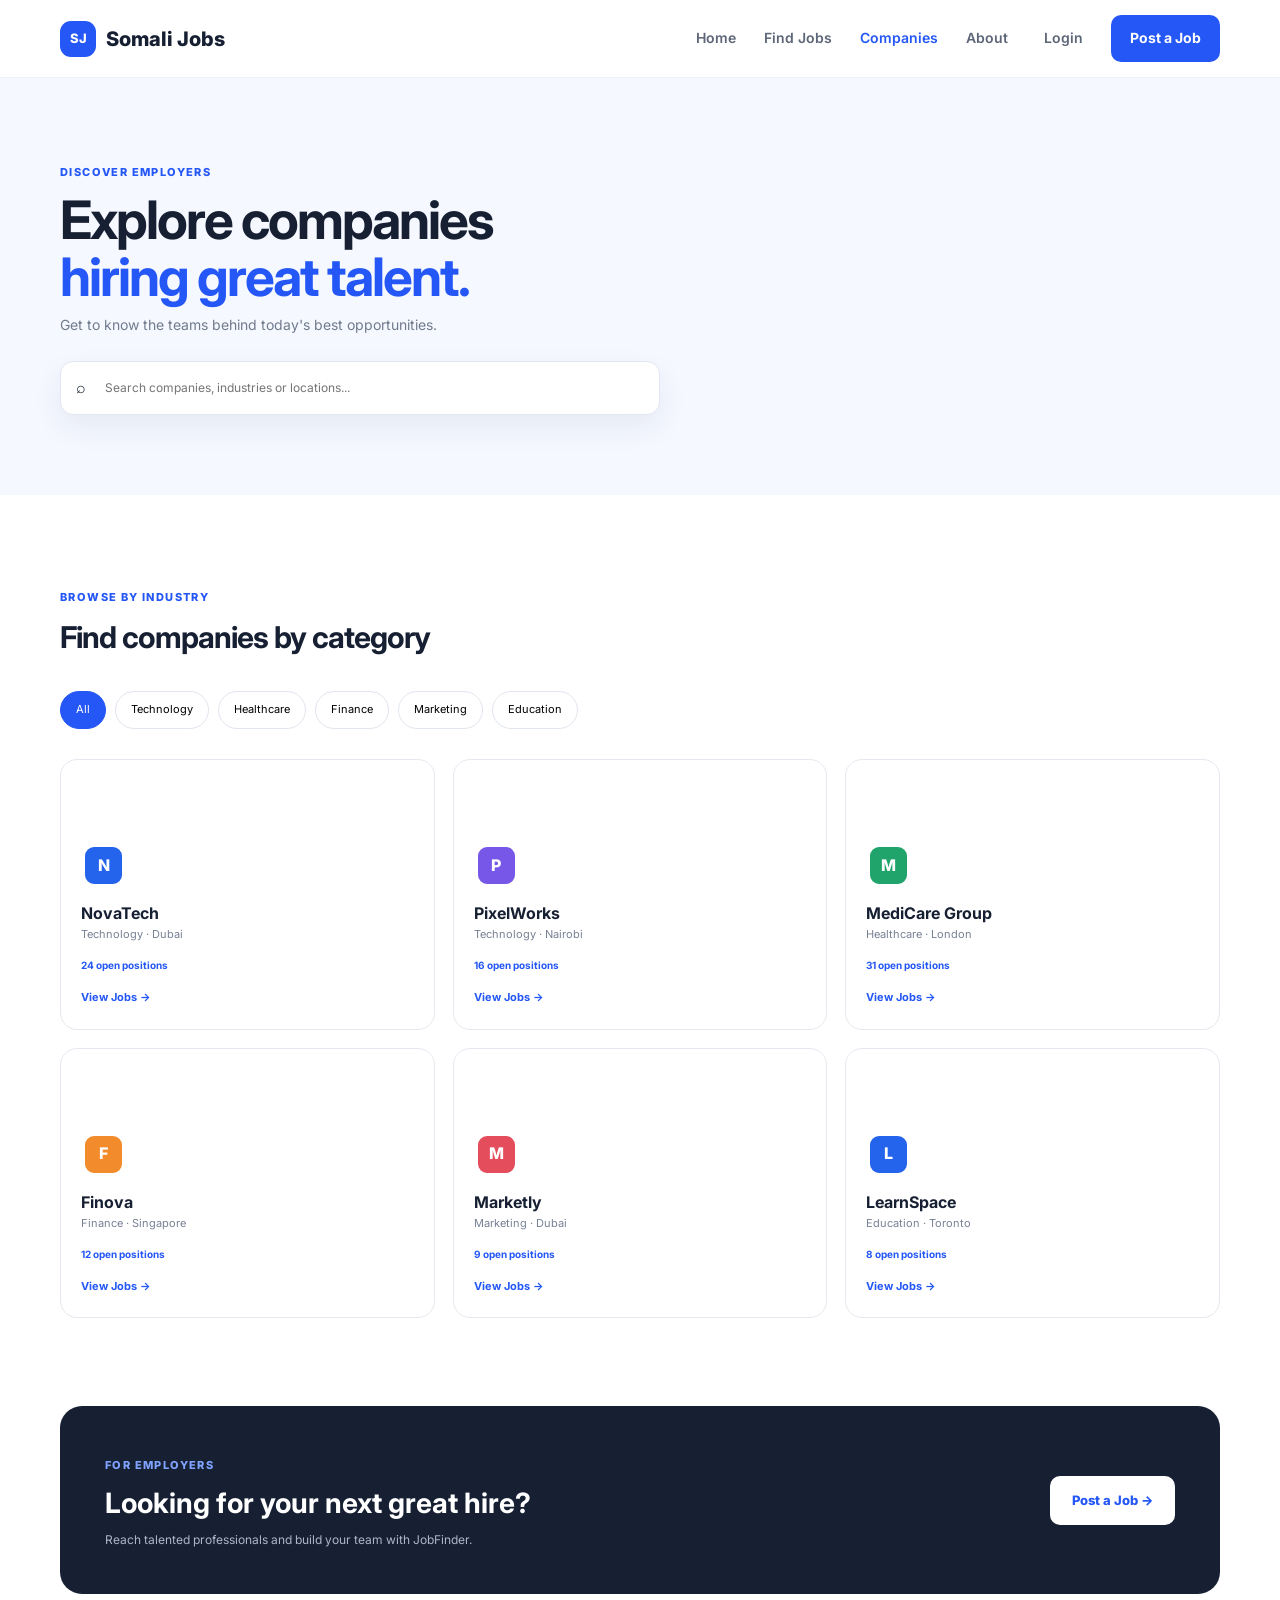
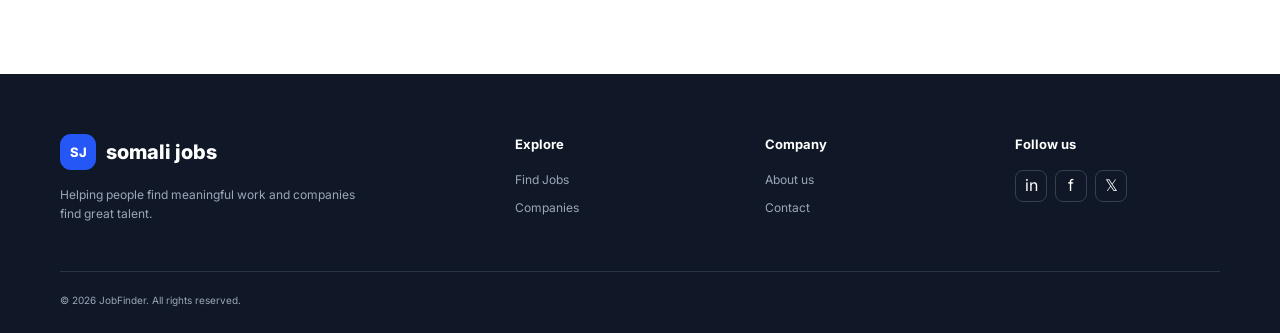
<file: companies.html>
<!DOCTYPE html>
<html lang="en">
<head><meta charset="UTF-8"><meta name="viewport" content="width=device-width, initial-scale=1.0"><title>Companies | JobFinder</title><link rel="preconnect" href="https://fonts.googleapis.com"><link rel="preconnect" href="https://fonts.gstatic.com" crossorigin><link href="https://fonts.googleapis.com/css2?family=Inter:wght@400;500;600;700;800&display=swap" rel="stylesheet"><link rel="stylesheet" href="css/style.css"></head>
<body>
<header class="header"><div class="container nav"><a class="logo" href="index.html"><span>SJ</span> Somali Jobs</a><button class="menu-btn" id="menuBtn">☰</button><nav id="navMenu"><a href="index.html">Home</a><a href="jobs.html">Find Jobs</a><a class="active" href="companies.html">Companies</a><a href="index.html#about">About</a><a class="login" href="#">Login</a><a class="post-btn" href="#">Post a Job</a></nav></div></header>
<main>
<section class="companies-hero"><div class="container"><span class="label">DISCOVER EMPLOYERS</span><h1>Explore companies<br><span>hiring great talent.</span></h1><p>Get to know the teams behind today's best opportunities.</p><div class="company-search"><span>⌕</span><input id="companySearch" placeholder="Search companies, industries or locations..."></div></div></section>
<section class="section"><div class="container"><div class="section-head"><div><span class="label">BROWSE BY INDUSTRY</span><h2>Find companies by category</h2></div></div><div class="pills" id="companyPills"><button class="pill active" data-category="">All</button><button class="pill" data-category="Technology">Technology</button><button class="pill" data-category="Healthcare">Healthcare</button><button class="pill" data-category="Finance">Finance</button><button class="pill" data-category="Marketing">Marketing</button><button class="pill" data-category="Education">Education</button></div><div class="companies-grid" id="companiesGrid">
<div class="company-card" data-category="Technology" data-search="novatech technology dubai"><div class="company-banner tech"></div><div class="company-logo blue">N</div><h3>NovaTech</h3><p>Technology · Dubai</p><span>24 open positions</span><a href="jobs.html?search=NovaTech">View Jobs →</a></div>
<div class="company-card" data-category="Technology" data-search="pixelworks technology nairobi"><div class="company-banner creative"></div><div class="company-logo purple">P</div><h3>PixelWorks</h3><p>Technology · Nairobi</p><span>16 open positions</span><a href="jobs.html?search=PixelWorks">View Jobs →</a></div>
<div class="company-card" data-category="Healthcare" data-search="medicare healthcare london"><div class="company-banner health"></div><div class="company-logo green">M</div><h3>MediCare Group</h3><p>Healthcare · London</p><span>31 open positions</span><a href="jobs.html?search=MediCare">View Jobs →</a></div>
<div class="company-card" data-category="Finance" data-search="finova finance singapore"><div class="company-banner finance"></div><div class="company-logo orange">F</div><h3>Finova</h3><p>Finance · Singapore</p><span>12 open positions</span><a href="jobs.html?search=Finova">View Jobs →</a></div>
<div class="company-card" data-category="Marketing" data-search="marketly marketing dubai"><div class="company-banner marketing"></div><div class="company-logo red">M</div><h3>Marketly</h3><p>Marketing · Dubai</p><span>9 open positions</span><a href="jobs.html?search=Marketly">View Jobs →</a></div>
<div class="company-card" data-category="Education" data-search="learnspace education toronto"><div class="company-banner education"></div><div class="company-logo blue">L</div><h3>LearnSpace</h3><p>Education · Toronto</p><span>8 open positions</span><a href="jobs.html?search=LearnSpace">View Jobs →</a></div>
</div></div></section>
<section class="container employer"><div><span class="label">FOR EMPLOYERS</span><h2>Looking for your next great hire?</h2><p>Reach talented professionals and build your team with JobFinder.</p></div><a class="white-btn" href="#">Post a Job →</a></section>
</main>
<footer class="footer"><div class="container footer-grid"><div><a class="logo light-logo" href="index.html"><span>SJ</span> somali jobs</a><p>Helping people find meaningful work and companies find great talent.</p></div><div><h4>Explore</h4><a href="jobs.html">Find Jobs</a><a href="companies.html">Companies</a></div><div><h4>Company</h4><a href="index.html#about">About us</a><a href="#">Contact</a></div><div><h4>Follow us</h4><div class="socials"><a href="#">in</a><a href="#">f</a><a href="#">𝕏</a></div></div></div><div class="container copyright">© 2026 JobFinder. All rights reserved.</div></footer>
<script src="js/script.js"></script></body></html>
</file>
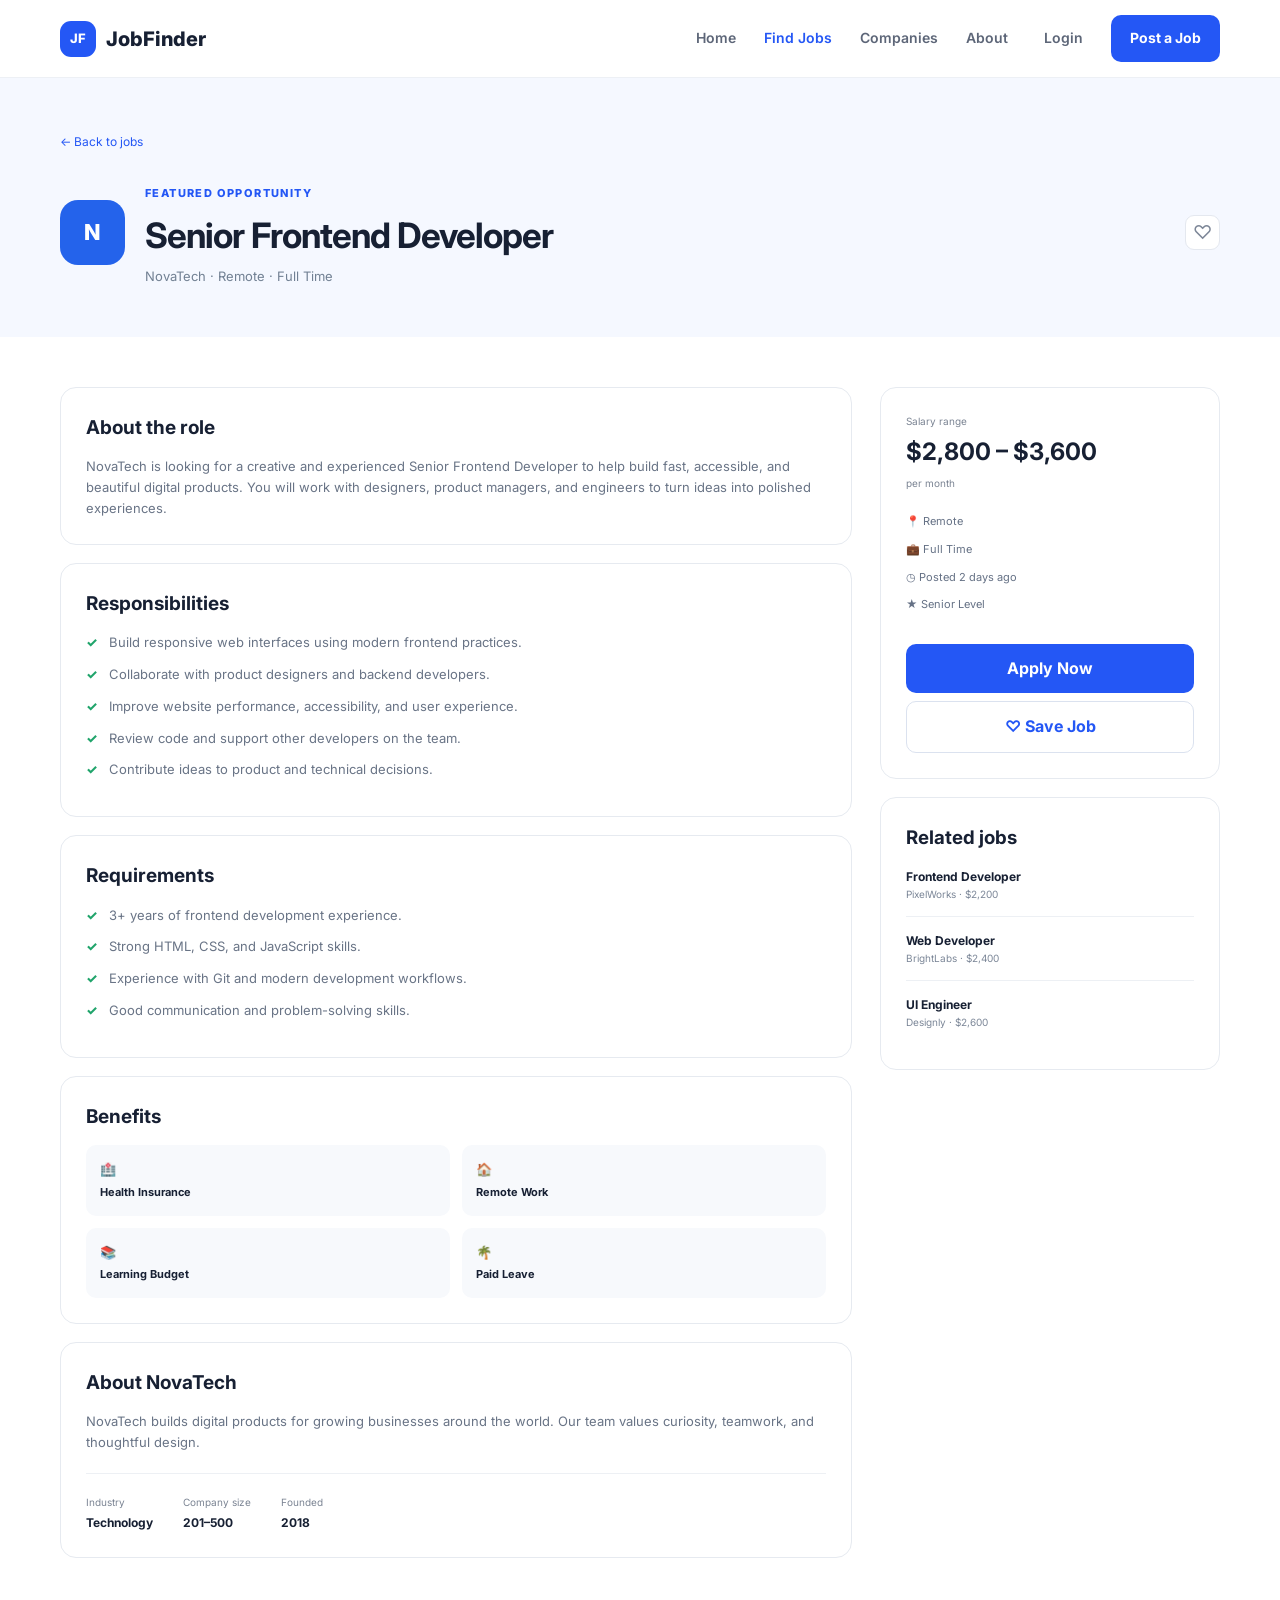
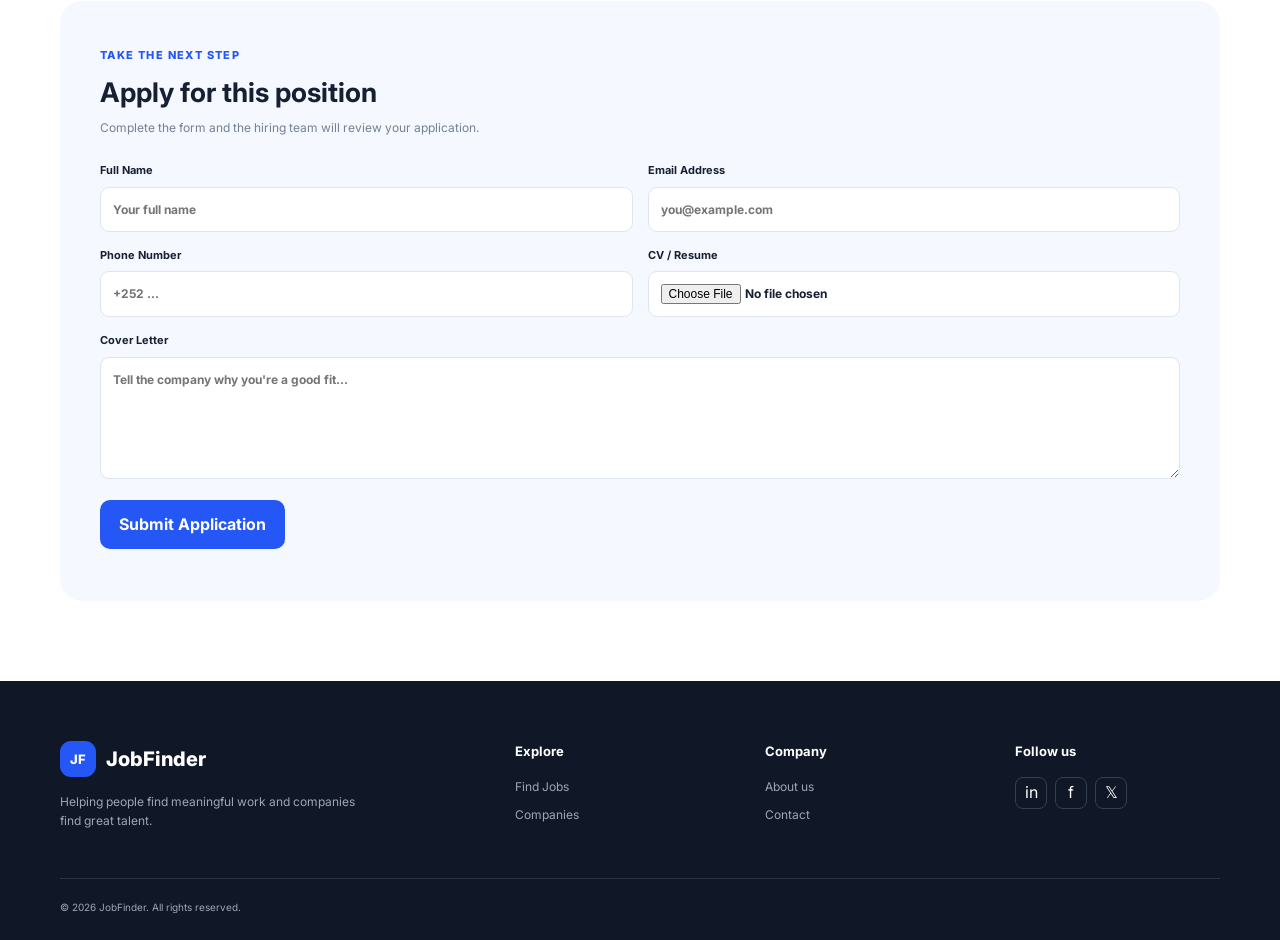
<file: job-details.html>
<!DOCTYPE html>
<html lang="en">
<head><meta charset="UTF-8"><meta name="viewport" content="width=device-width, initial-scale=1.0"><title>Job Details | JobFinder</title><link rel="preconnect" href="https://fonts.googleapis.com"><link rel="preconnect" href="https://fonts.gstatic.com" crossorigin><link href="https://fonts.googleapis.com/css2?family=Inter:wght@400;500;600;700;800&display=swap" rel="stylesheet"><link rel="stylesheet" href="css/style.css"></head>
<body>
<header class="header"><div class="container nav"><a class="logo" href="index.html"><span>JF</span> JobFinder</a><button class="menu-btn" id="menuBtn">☰</button><nav id="navMenu"><a href="index.html">Home</a><a class="active" href="jobs.html">Find Jobs</a><a href="companies.html">Companies</a><a href="index.html#about">About</a><a class="login" href="#">Login</a><a class="post-btn" href="#">Post a Job</a></nav></div></header>
<main>
<section class="details-hero"><div class="container"><a class="back" href="jobs.html">← Back to jobs</a><div class="details-title"><div class="company-logo blue large">N</div><div><span class="label">FEATURED OPPORTUNITY</span><h1>Senior Frontend Developer</h1><p>NovaTech · Remote · Full Time</p></div><button class="save big-save">♡</button></div></div></section>
<section class="container detail-layout"><article class="detail-main"><div class="detail-card"><h2>About the role</h2><p>NovaTech is looking for a creative and experienced Senior Frontend Developer to help build fast, accessible, and beautiful digital products. You will work with designers, product managers, and engineers to turn ideas into polished experiences.</p></div><div class="detail-card"><h2>Responsibilities</h2><ul class="check-list"><li>Build responsive web interfaces using modern frontend practices.</li><li>Collaborate with product designers and backend developers.</li><li>Improve website performance, accessibility, and user experience.</li><li>Review code and support other developers on the team.</li><li>Contribute ideas to product and technical decisions.</li></ul></div><div class="detail-card"><h2>Requirements</h2><ul class="check-list"><li>3+ years of frontend development experience.</li><li>Strong HTML, CSS, and JavaScript skills.</li><li>Experience with Git and modern development workflows.</li><li>Good communication and problem-solving skills.</li></ul></div><div class="detail-card"><h2>Benefits</h2><div class="benefits"><div>🏥<b>Health Insurance</b></div><div>🏠<b>Remote Work</b></div><div>📚<b>Learning Budget</b></div><div>🌴<b>Paid Leave</b></div></div></div><div class="detail-card"><h2>About NovaTech</h2><p>NovaTech builds digital products for growing businesses around the world. Our team values curiosity, teamwork, and thoughtful design.</p><div class="company-facts"><span>Industry <b>Technology</b></span><span>Company size <b>201–500</b></span><span>Founded <b>2018</b></span></div></div></article>
<aside class="apply-side"><div class="apply-card"><div class="salary"><small>Salary range</small><strong>$2,800 – $3,600</strong><span>per month</span></div><div class="apply-info"><span>📍 Remote</span><span>💼 Full Time</span><span>◷ Posted 2 days ago</span><span>★ Senior Level</span></div><button id="applyBtn" class="primary-btn full">Apply Now</button><button class="outline-btn full" id="saveDetail">♡ Save Job</button></div><div class="apply-card"><h3>Related jobs</h3><a class="related" href="#"><b>Frontend Developer</b><span>PixelWorks · $2,200</span></a><a class="related" href="#"><b>Web Developer</b><span>BrightLabs · $2,400</span></a><a class="related" href="#"><b>UI Engineer</b><span>Designly · $2,600</span></a></div></aside></section>
<section class="container application" id="application"><div class="application-inner"><div><span class="label">TAKE THE NEXT STEP</span><h2>Apply for this position</h2><p>Complete the form and the hiring team will review your application.</p></div><form id="applyForm"><div class="form-grid"><label>Full Name<input required type="text" placeholder="Your full name"></label><label>Email Address<input required type="email" placeholder="you@example.com"></label><label>Phone Number<input required type="tel" placeholder="+252 ..."></label><label>CV / Resume<input required type="file" accept=".pdf,.doc,.docx"></label></div><label>Cover Letter<textarea required rows="5" placeholder="Tell the company why you're a good fit..."></textarea></label><button class="primary-btn" type="submit">Submit Application</button><p id="formMessage" class="form-message"></p></form></div></section>
</main>
<footer class="footer"><div class="container footer-grid"><div><a class="logo light-logo" href="index.html"><span>JF</span> JobFinder</a><p>Helping people find meaningful work and companies find great talent.</p></div><div><h4>Explore</h4><a href="jobs.html">Find Jobs</a><a href="companies.html">Companies</a></div><div><h4>Company</h4><a href="index.html#about">About us</a><a href="#">Contact</a></div><div><h4>Follow us</h4><div class="socials"><a href="#">in</a><a href="#">f</a><a href="#">𝕏</a></div></div></div><div class="container copyright">© 2026 JobFinder. All rights reserved.</div></footer>
<script src="js/script.js"></script></body></html>
</file>
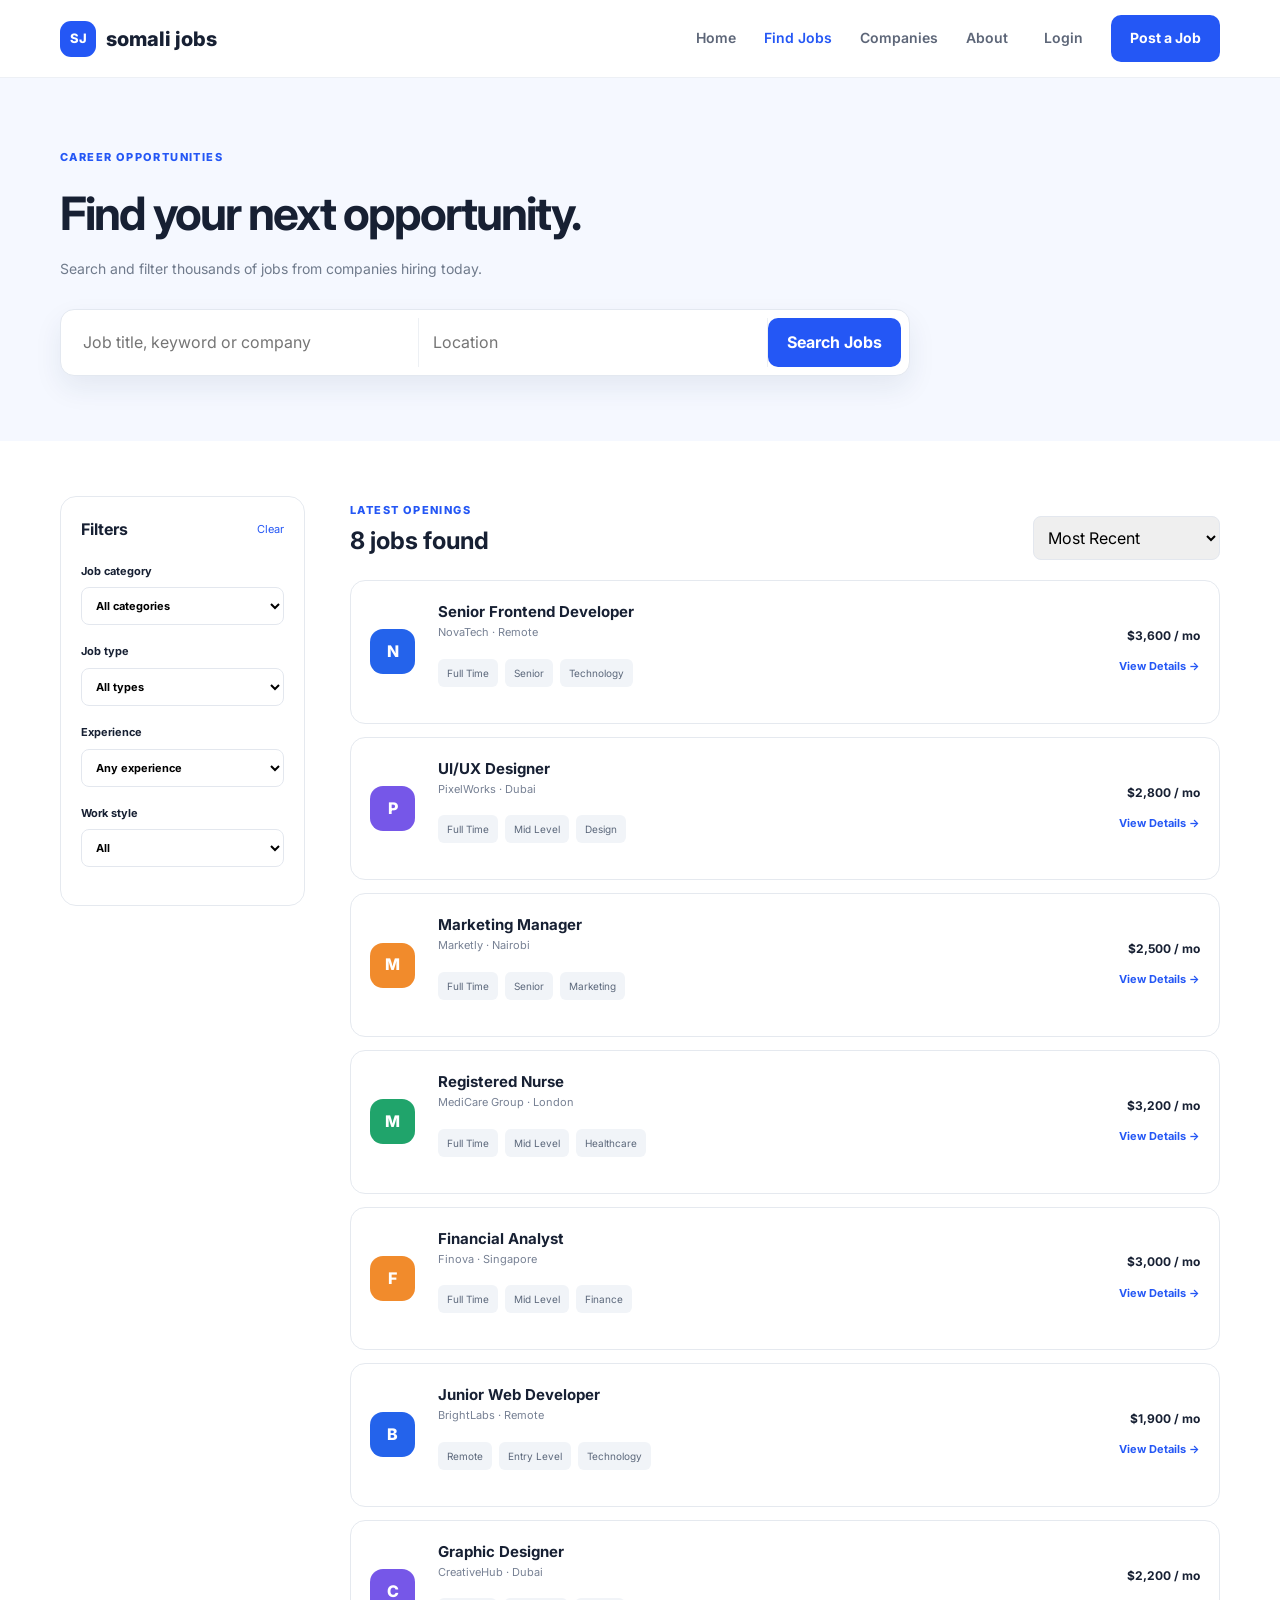
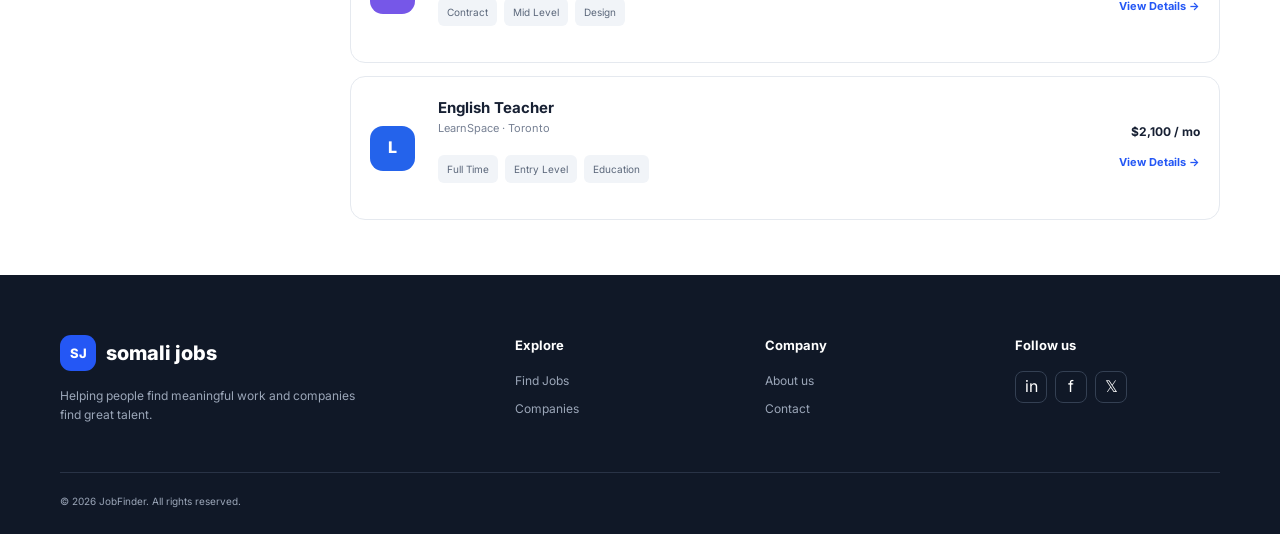
<file: jobs.html>
<!DOCTYPE html>
<html lang="en">
<head><meta charset="UTF-8"><meta name="viewport" content="width=device-width, initial-scale=1.0"><title>Find Jobs | JobFinder</title><link rel="preconnect" href="https://fonts.googleapis.com"><link rel="preconnect" href="https://fonts.gstatic.com" crossorigin><link href="https://fonts.googleapis.com/css2?family=Inter:wght@400;500;600;700;800&display=swap" rel="stylesheet"><link rel="stylesheet" href="css/style.css"></head>
<body>
<header class="header"><div class="container nav"><a class="logo" href="index.html"><span>SJ</span> somali jobs</a><button class="menu-btn" id="menuBtn">☰</button><nav id="navMenu"><a href="index.html">Home</a><a class="active" href="jobs.html">Find Jobs</a><a href="companies.html">Companies</a><a href="index.html#about">About</a><a class="login" href="#">Login</a><a class="post-btn" href="#">Post a Job</a></nav></div></header>
<main>
<section class="page-hero"><div class="container"><span class="label">CAREER OPPORTUNITIES</span><h1>Find your next opportunity.</h1><p>Search and filter thousands of jobs from companies hiring today.</p><div class="big-search"><input id="keyword" placeholder="Job title, keyword or company"><input id="location" placeholder="Location"><button id="searchBtn" class="primary-btn">Search Jobs</button></div></div></section>
<section class="jobs-area"><div class="container jobs-layout">
<aside class="filters"><div class="filter-head"><h3>Filters</h3><button id="clearBtn">Clear</button></div><label>Job category<select id="category"><option value="">All categories</option><option>Technology</option><option>Healthcare</option><option>Finance</option><option>Marketing</option><option>Design</option><option>Education</option></select></label><label>Job type<select id="type"><option value="">All types</option><option>Full Time</option><option>Part Time</option><option>Internship</option><option>Contract</option><option>Remote</option></select></label><label>Experience<select id="experience"><option value="">Any experience</option><option>Entry Level</option><option>Mid Level</option><option>Senior</option></select></label><label>Work style<select id="workstyle"><option value="">All</option><option>Remote</option><option>On-site</option></select></label></aside>
<section><div class="results-head"><div><span class="label">LATEST OPENINGS</span><h2><span id="resultCount">8</span> jobs found</h2></div><select id="sort"><option>Most Recent</option><option>Salary: High to Low</option></select></div><div id="jobResults" class="results-list"></div><div id="noJobs" class="no-jobs" style="display:none">No jobs found. Try changing your filters.</div></section>
</div></section></main>
<footer class="footer"><div class="container footer-grid"><div><a class="logo light-logo" href="index.html"><span>SJ</span> somali jobs</a><p>Helping people find meaningful work and companies find great talent.</p></div><div><h4>Explore</h4><a href="jobs.html">Find Jobs</a><a href="companies.html">Companies</a></div><div><h4>Company</h4><a href="index.html#about">About us</a><a href="#">Contact</a></div><div><h4>Follow us</h4><div class="socials"><a href="#">in</a><a href="#">f</a><a href="#">𝕏</a></div></div></div><div class="container copyright">© 2026 JobFinder. All rights reserved.</div></footer>
<script src="js/script.js"></script></body></html>
</file>
<file: css/style.css>
*{box-sizing:border-box;margin:0;padding:0}html{scroll-behavior:smooth}body{font-family:Inter,Arial,sans-serif;color:#172033;background:#fff;line-height:1.6}a{text-decoration:none;color:inherit}button,input,select,textarea{font:inherit}.container{width:min(1160px,92%);margin:auto}.header{height:78px;background:#fff;border-bottom:1px solid #edf0f5;position:sticky;top:0;z-index:50}.nav{height:100%;display:flex;align-items:center;justify-content:space-between}.logo{font-size:20px;font-weight:800;display:flex;align-items:center;gap:10px}.logo span{width:36px;height:36px;border-radius:11px;background:#2457f5;color:#fff;display:grid;place-items:center;font-size:13px}.nav nav{display:flex;align-items:center;gap:28px;font-size:14px;font-weight:600;color:#5d6678}.nav nav a:hover,.nav nav .active{color:#2457f5}.login{margin-left:8px}.post-btn,.primary-btn{background:#2457f5;color:#fff!important;border:0;border-radius:10px;padding:12px 19px;font-weight:700;cursor:pointer;display:inline-block}.post-btn:hover,.primary-btn:hover{background:#1643cc}.menu-btn{display:none;background:none;border:0;font-size:25px}.hero{background:linear-gradient(135deg,#f5f8ff 0%,#fff 58%);padding:78px 0 88px}.hero-grid{display:grid;grid-template-columns:1.05fr .95fr;gap:70px;align-items:center}.eyebrow,.label{color:#2457f5;font-size:11px;font-weight:800;letter-spacing:1.4px}.hero h1{font-size:58px;line-height:1.06;letter-spacing:-2.5px;margin:16px 0}.hero h1 span,.companies-hero h1 span{color:#2457f5}.hero p{font-size:17px;color:#687386;max-width:590px;margin-bottom:28px}.search-box{background:#fff;border:1px solid #e5e9f0;border-radius:15px;padding:8px;display:grid;grid-template-columns:1fr 1fr auto;box-shadow:0 14px 35px rgba(28,51,95,.09)}.search-field{display:flex;align-items:center;gap:9px;padding:7px 12px;border-right:1px solid #edf0f5}.search-field span{font-size:20px;color:#6c778b}.search-field input{border:0;outline:0;width:100%;font-size:13px}.popular{display:flex;gap:12px;align-items:center;margin-top:17px;font-size:12px;color:#7b8493}.popular a{color:#46546a;border-bottom:1px dashed #aeb5c1}.hero-visual{position:relative}.hero-visual>img{width:100%;height:490px;object-fit:cover;border-radius:28px;box-shadow:0 24px 50px rgba(26,48,89,.18)}.floating-card{position:absolute;background:#fff;border:1px solid #eef1f6;box-shadow:0 15px 30px rgba(22,38,70,.12);border-radius:14px;padding:13px 16px}.floating-card strong{display:block;font-size:18px}.floating-card small{display:block;color:#788397;font-size:10px}.card-one{left:-28px;top:42px}.card-two{right:-25px;bottom:72px}.card-three{left:-20px;bottom:30px;color:#1f8b58;font-size:12px}.stats{border-bottom:1px solid #edf0f5}.stats-grid{display:grid;grid-template-columns:repeat(4,1fr);padding:29px 0}.stats-grid div{display:flex;flex-direction:column;text-align:center;border-right:1px solid #edf0f5}.stats-grid div:last-child{border:0}.stats-grid strong{font-size:25px}.stats-grid span{font-size:12px;color:#7b8493}.section{padding:88px 0}.section.light{background:#f8faff}.section-head{display:flex;justify-content:space-between;align-items:end;margin-bottom:30px}.section-head h2{font-size:30px;letter-spacing:-1px;margin-top:5px}.section-head>a{color:#2457f5;font-size:13px;font-weight:700}.category-grid{display:grid;grid-template-columns:repeat(6,1fr);gap:14px}.category-card{border:1px solid #e9edf3;border-radius:17px;padding:22px 16px;background:#fff;transition:.25s}.category-card:hover{transform:translateY(-5px);box-shadow:0 14px 30px rgba(20,40,80,.08);border-color:#d9e1f8}.cat-icon{width:42px;height:42px;border-radius:12px;background:#edf3ff;color:#2457f5;display:grid;place-items:center;font-weight:800;margin-bottom:17px}.category-card h3{font-size:14px}.category-card p{font-size:11px;color:#8a93a2;margin-top:3px}.jobs-grid{display:grid;grid-template-columns:repeat(3,1fr);gap:18px}.job-card{background:#fff;border:1px solid #e6eaf1;border-radius:18px;padding:22px;transition:.25s}.job-card:hover{transform:translateY(-5px);box-shadow:0 15px 30px rgba(30,48,80,.08)}.job-top{display:flex;justify-content:space-between;align-items:center;margin-bottom:20px}.company-logo{width:45px;height:45px;border-radius:13px;display:grid;place-items:center;color:#fff;font-weight:800}.company-logo.large{width:65px;height:65px;border-radius:18px;font-size:22px}.blue{background:#2463eb}.purple{background:#7657e8}.orange{background:#f18b2c}.green{background:#20a46b}.red{background:#e44d5c}.save{border:1px solid #e4e8ef;background:#fff;border-radius:9px;width:35px;height:35px;cursor:pointer;font-size:19px;color:#7c8697}.save.saved{color:#2457f5;background:#edf3ff}.job-card h3{font-size:16px;margin-bottom:5px}.company{font-size:12px;color:#717c8d}.company span{color:#2457f5}.tags{display:flex;gap:7px;margin:17px 0}.tags span{font-size:10px;background:#f1f4f8;padding:6px 9px;border-radius:6px;color:#5c687b}.job-bottom{display:flex;justify-content:space-between;align-items:center;border-top:1px solid #eef0f4;padding-top:16px}.job-bottom b{font-size:12px}.job-bottom a{font-size:11px;color:#2457f5;font-weight:700}.split-section{display:grid;grid-template-columns:1fr 1fr;gap:80px;align-items:center}.image-stack{position:relative}.image-stack>img{width:100%;height:450px;object-fit:cover;border-radius:24px}.mini-stat{position:absolute;right:-22px;bottom:30px;background:#fff;padding:15px 18px;border-radius:13px;box-shadow:0 15px 35px rgba(20,40,70,.14);font-size:13px;color:#20a46b}.mini-stat small{display:block;color:#7a8494;margin-left:22px;font-size:10px}.content-block h2{font-size:36px;line-height:1.15;letter-spacing:-1px;margin:8px 0 16px}.content-block>p{color:#697487;font-size:14px}.feature-list{margin-top:25px}.feature-list>div{display:flex;gap:15px;margin:18px 0}.feature-list b{color:#2457f5;font-size:12px}.feature-list strong,.feature-list small{display:block}.feature-list strong{font-size:13px}.feature-list small{font-size:11px;color:#7d8797;margin-top:3px}.cta{background:#2457f5;color:#fff;padding:55px 0}.cta-inner{display:flex;align-items:center;justify-content:space-between}.cta .label{color:#bcd0ff}.cta h2{font-size:31px;margin:5px 0}.cta p{opacity:.82;font-size:13px}.white-btn{background:#fff;color:#2457f5;border-radius:10px;padding:14px 22px;font-weight:800;font-size:13px;display:inline-block}.footer{background:#101827;color:#9ba6b8;padding:60px 0 25px}.footer-grid{display:grid;grid-template-columns:2fr 1fr 1fr 1fr;gap:45px}.light-logo{color:#fff}.footer p{font-size:12px;max-width:300px;margin-top:15px}.footer h4{color:#fff;font-size:13px;margin-bottom:15px}.footer-grid>div>a:not(.logo){display:block;font-size:12px;margin:9px 0}.socials{display:flex;gap:8px}.socials a{width:32px!important;height:32px;border:1px solid #344053;border-radius:8px;display:grid!important;place-items:center;color:#fff!important}.copyright{border-top:1px solid #293346;margin-top:45px;padding-top:20px;font-size:10px}.page-hero,.companies-hero{background:#f5f8ff;padding:65px 0}.page-hero h1,.companies-hero h1{font-size:46px;letter-spacing:-2px;margin:8px 0}.page-hero p,.companies-hero p{color:#707b8c;font-size:14px}.big-search{display:grid;grid-template-columns:1fr 1fr auto;gap:0;background:#fff;padding:8px;border:1px solid #e3e8f0;border-radius:14px;margin-top:28px;max-width:850px;box-shadow:0 12px 28px rgba(30,50,90,.08)}.big-search input{border:0;outline:0;padding:12px 14px;border-right:1px solid #edf0f4}.jobs-area{padding:55px 0}.jobs-layout{display:grid;grid-template-columns:245px 1fr;gap:45px}.filters{border:1px solid #e5e9ef;border-radius:16px;padding:20px;height:max-content;position:sticky;top:100px}.filter-head{display:flex;justify-content:space-between;margin-bottom:20px}.filter-head h3{font-size:16px}.filter-head button{border:0;background:none;color:#2457f5;font-size:11px;cursor:pointer}.filters label{display:block;font-size:11px;font-weight:700;margin:18px 0}.filters select{width:100%;margin-top:7px;border:1px solid #e3e7ee;border-radius:8px;padding:10px;background:#fff;outline:0;font-size:11px}.results-head{display:flex;justify-content:space-between;align-items:end;margin-bottom:20px}.results-head h2{font-size:24px}.results-head select{padding:10px;border:1px solid #e3e7ee;border-radius:8px}.results-list{display:grid;gap:13px}.result-job{border:1px solid #e5e9ef;border-radius:15px;padding:19px;display:grid;grid-template-columns:52px 1fr auto;gap:16px;align-items:center;background:#fff}.result-job h3{font-size:15px}.result-job p{font-size:11px;color:#778194}.result-job .job-actions{text-align:right}.result-job .job-actions b{display:block;font-size:12px;margin-bottom:7px}.result-job .job-actions a{font-size:11px;color:#2457f5;font-weight:700}.no-jobs{padding:45px;text-align:center;background:#f8faff;border-radius:15px;color:#727d8f}.details-hero{background:#f5f8ff;padding:50px 0}.back{font-size:12px;color:#2457f5}.details-title{display:flex;align-items:center;gap:20px;margin-top:25px}.details-title h1{font-size:35px;letter-spacing:-1px;margin:3px 0}.details-title p{font-size:13px;color:#718093}.big-save{margin-left:auto}.detail-layout{display:grid;grid-template-columns:1fr 340px;gap:28px;padding-top:50px}.detail-card,.apply-card{border:1px solid #e6eaf0;border-radius:16px;padding:25px;background:#fff;margin-bottom:18px}.detail-card h2{font-size:19px;margin-bottom:13px}.detail-card p,.check-list{font-size:13px;color:#697486}.check-list{list-style:none}.check-list li{margin:11px 0;padding-left:23px;position:relative}.check-list li:before{content:"✓";position:absolute;left:0;color:#20a46b;font-weight:800}.benefits{display:grid;grid-template-columns:1fr 1fr;gap:12px}.benefits div{background:#f7f9fc;padding:14px;border-radius:10px;font-size:13px}.benefits b{display:block;margin-top:4px;font-size:11px}.company-facts{display:flex;gap:30px;border-top:1px solid #edf0f4;margin-top:20px;padding-top:20px}.company-facts span{font-size:10px;color:#7b8493}.company-facts b{display:block;color:#172033;font-size:12px;margin-top:3px}.apply-side{position:sticky;top:100px;height:max-content}.salary small,.salary span{display:block;color:#7b8493;font-size:10px}.salary strong{display:block;font-size:24px;margin:4px 0}.apply-info{display:grid;gap:10px;margin:22px 0;color:#657185;font-size:11px}.full{width:100%;text-align:center;margin-top:8px}.outline-btn{background:#fff;color:#2457f5;border:1px solid #dbe2ef;border-radius:10px;padding:12px;font-weight:700;cursor:pointer}.related{display:block;padding:14px 0;border-bottom:1px solid #edf0f4}.related:last-child{border:0}.related b,.related span{display:block}.related b{font-size:12px}.related span{font-size:10px;color:#7c8798}.application{margin-top:25px;margin-bottom:80px}.application-inner{background:#f5f8ff;border-radius:22px;padding:40px}.application-inner h2{font-size:27px;margin:4px 0}.application-inner>div>p{font-size:12px;color:#748093;margin-bottom:25px}.application form label{font-size:11px;font-weight:700;display:block;margin-bottom:15px}.form-grid{display:grid;grid-template-columns:1fr 1fr;gap:0 15px}.application input,.application textarea{width:100%;margin-top:7px;border:1px solid #dfe5ee;background:#fff;border-radius:9px;padding:12px;outline:0;font-size:12px}.form-message{font-size:12px;margin-top:12px;color:#20a46b;font-weight:700}.companies-hero{padding:80px 0}.companies-hero h1{font-size:53px;line-height:1.08}.company-search{display:flex;align-items:center;gap:10px;background:#fff;border:1px solid #e2e7ef;border-radius:13px;padding:7px 15px;max-width:600px;margin-top:25px;box-shadow:0 12px 30px rgba(25,45,85,.07)}.company-search input{border:0;outline:0;width:100%;padding:9px;font-size:12px}.pills{display:flex;gap:9px;flex-wrap:wrap;margin-bottom:30px}.pill{border:1px solid #e1e6ee;background:#fff;border-radius:30px;padding:9px 15px;font-size:11px;cursor:pointer}.pill.active,.pill:hover{background:#2457f5;color:#fff;border-color:#2457f5}.companies-grid{display:grid;grid-template-columns:repeat(3,1fr);gap:18px}.company-card{border:1px solid #e5e9ef;border-radius:17px;overflow:hidden;padding-bottom:20px;position:relative;background:#fff;transition:.25s}.company-card:hover{transform:translateY(-5px);box-shadow:0 15px 30px rgba(20,40,80,.08)}.company-banner{height:105px;background-size:cover;background-position:center}.company-banner.tech{background-image:url("https://images.unsplash.com/photo-1497366754035-f200968a6e72?auto=format&fit=crop&w=700&q=80")}.company-banner.creative{background-image:url("https://images.unsplash.com/photo-1497366811353-6870744d04b2?auto=format&fit=crop&w=700&q=80")}.company-banner.health{background-image:url("https://images.unsplash.com/photo-1576091160399-112ba8d25d1d?auto=format&fit=crop&w=700&q=80")}.company-banner.finance{background-image:url("https://images.unsplash.com/photo-1556761175-b413da4baf72?auto=format&fit=crop&w=700&q=80")}.company-banner.marketing{background-image:url("https://images.unsplash.com/photo-1556761175-4b46a572b786?auto=format&fit=crop&w=700&q=80")}.company-banner.education{background-image:url("https://images.unsplash.com/photo-1524178232363-1fb2b075b655?auto=format&fit=crop&w=700&q=80")}.company-card .company-logo{margin:-22px 20px 13px;border:4px solid #fff}.company-card h3,.company-card p,.company-card>span,.company-card>a{margin-left:20px;margin-right:20px}.company-card h3{font-size:16px}.company-card p{font-size:11px;color:#778194}.company-card>span{display:block;color:#2457f5;font-size:10px;font-weight:700;margin-top:13px}.company-card>a{display:inline-block;color:#2457f5;font-size:11px;font-weight:700;margin-top:16px}.employer{margin-bottom:80px;background:#172033;color:#fff;border-radius:22px;padding:45px;display:flex;align-items:center;justify-content:space-between}.employer h2{font-size:28px;margin:4px 0}.employer p{font-size:12px;color:#adb7c8}.employer .label{color:#7fa2ff}
@media(max-width:900px){.nav nav{display:none;position:absolute;top:78px;left:0;right:0;background:#fff;padding:20px;flex-direction:column;box-shadow:0 12px 25px rgba(0,0,0,.08)}.nav nav.open{display:flex}.menu-btn{display:block}.hero-grid,.split-section,.detail-layout{grid-template-columns:1fr}.hero h1{font-size:45px}.hero-visual{max-width:650px;margin:auto}.category-grid{grid-template-columns:repeat(3,1fr)}.jobs-grid,.companies-grid{grid-template-columns:1fr 1fr}.jobs-layout{grid-template-columns:190px 1fr}.apply-side{position:static}.floating-card{display:none}.footer-grid{grid-template-columns:2fr 1fr 1fr}.search-box,.big-search{grid-template-columns:1fr}.search-field{border-right:0;border-bottom:1px solid #edf0f5}.big-search input{border-right:0;border-bottom:1px solid #edf0f5}.stats-grid{grid-template-columns:repeat(2,1fr);gap:20px}.stats-grid div:nth-child(2){border:0}}
@media(max-width:600px){.hero{padding:55px 0}.hero h1,.companies-hero h1{font-size:37px}.hero-visual>img{height:330px}.category-grid,.jobs-grid,.companies-grid,.footer-grid{grid-template-columns:1fr}.section{padding:60px 0}.section-head{align-items:start;gap:10px}.section-head h2{font-size:25px}.jobs-layout{grid-template-columns:1fr}.filters{position:static}.result-job{grid-template-columns:45px 1fr}.result-job .job-actions{grid-column:2;text-align:left}.details-title{align-items:flex-start;flex-wrap:wrap}.details-title h1{font-size:28px}.big-save{margin-left:0}.form-grid{grid-template-columns:1fr}.application-inner{padding:25px}.employer{margin:0 4% 60px;padding:30px;display:block}.employer .white-btn{margin-top:20px}.stats-grid strong{font-size:21px}}
</file>
